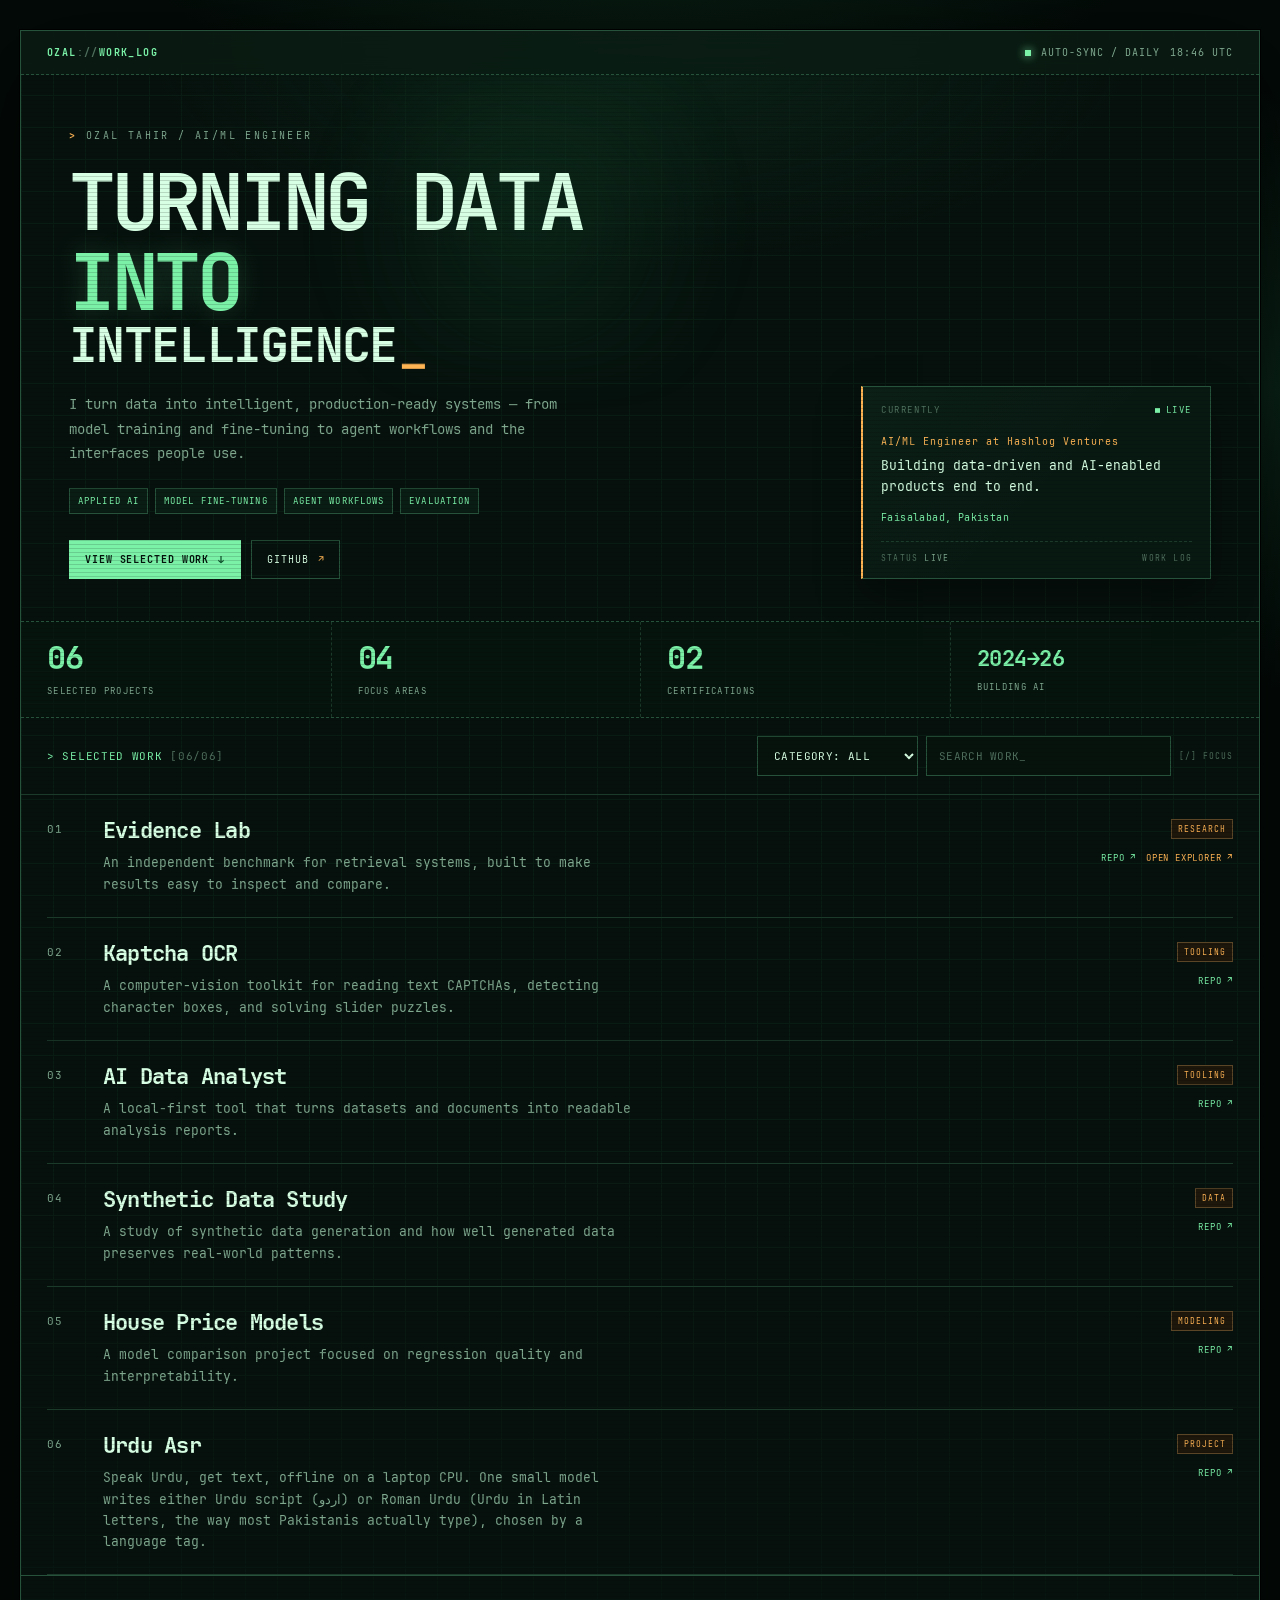
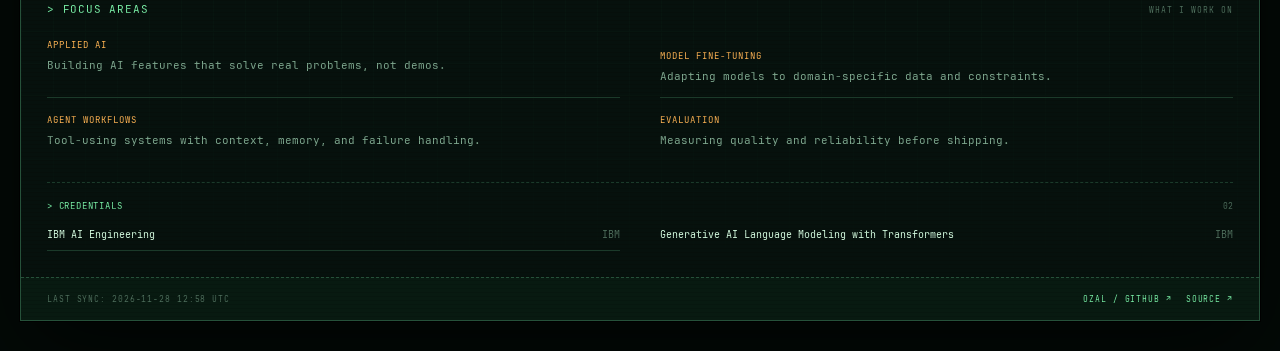
<file: docs/index.html>
<!doctype html>
<html lang="en">
<head>
<meta charset="utf-8">
<meta name="viewport" content="width=device-width,initial-scale=1">
<title>Ozal Tahir — AI/ML Engineer</title>
<meta name="description" content="Ozal Tahir — AI/ML engineer building data-driven and AI-enabled products end to end. Selected work, focus areas, and credentials.">
<meta name="theme-color" content="#07110d">
<meta property="og:title" content="Ozal Tahir — AI/ML Engineer">
<meta property="og:description" content="Turning data into intelligent, production-ready systems.">
<meta property="og:type" content="website">
<link rel="icon" href="data:image/svg+xml,%3Csvg xmlns='http://www.w3.org/2000/svg' viewBox='0 0 64 64'%3E%3Crect width='64' height='64' fill='%2307110d'/%3E%3Cpath d='M14 20l10 12-10 12' stroke='%237bf1a8' stroke-width='5' fill='none'/%3E%3Cpath d='M32 46h18' stroke='%23ffb454' stroke-width='5'/%3E%3C/svg%3E">
<style>
@font-face{font-family:"JetBrains Mono";src:url("fonts/JetBrainsMono-Regular.ttf") format("truetype");font-weight:400;font-display:swap}
@font-face{font-family:"JetBrains Mono";src:url("fonts/JetBrainsMono-Bold.ttf") format("truetype");font-weight:700;font-display:swap}
:root{
  --bg:#06110d;--panel:#081710;--panel-2:#0a1d14;--ink:#d7ffe3;--mint:#7bf1a8;--green:#3ddc84;
  --amber:#ffb454;--muted:#7fa88f;--faint:#4f6f5d;--line:#1b3a2a;--line-2:#26513a;
  --mono:"JetBrains Mono",ui-monospace,SFMono-Regular,Menlo,Consolas,monospace;
  --measure:1240px;
}
*,*::before,*::after{box-sizing:border-box}
[hidden]{display:none!important}
html{scroll-behavior:smooth}
body{margin:0;background:#030a07;color:var(--ink);font-family:var(--mono);font-size:14px;-webkit-font-smoothing:antialiased}
a{color:inherit;text-decoration:none}
button,input,select{font:inherit;color:inherit}
button{background:none;border:0;padding:0;cursor:pointer}
a:hover{text-decoration:underline;text-underline-offset:4px}
:focus-visible{outline:2px solid var(--mint);outline-offset:3px}
::selection{background:var(--mint);color:var(--bg)}
.sr-only{position:absolute;width:1px;height:1px;padding:0;margin:-1px;overflow:hidden;clip:rect(0,0,0,0);white-space:nowrap;border:0}
.skip{position:absolute;left:16px;top:-60px;z-index:100;background:var(--mint);color:var(--bg);padding:10px 14px;font-weight:700}
.skip:focus{top:16px}

body{
  background:
    radial-gradient(900px 520px at 50% -10%,#0c2c1c 0%,transparent 65%),
    radial-gradient(700px 500px at 100% 20%,#0a2418 0%,transparent 60%),
    #030a07;
}
.monitor{
  max-width:var(--measure);margin:30px auto;position:relative;isolation:isolate;overflow:hidden;
  background:
    radial-gradient(800px 380px at 50% 0%,#0b2418 0%,transparent 62%),
    var(--bg);
  border:1px solid var(--line-2);
  box-shadow:0 0 0 1px #000,0 30px 90px #000a;
}
.monitor::before{
  content:"";position:absolute;inset:0;z-index:-1;opacity:.55;pointer-events:none;
  background-image:
    linear-gradient(#0d2519 1px,transparent 1px),
    linear-gradient(90deg,#0d2519 1px,transparent 1px);
  background-size:32px 32px;
  mask-image:linear-gradient(180deg,#000 0%,#000 60%,transparent 100%);
}
.monitor::after{
  content:"";position:absolute;inset:0;pointer-events:none;z-index:20;opacity:.16;
  background:repeating-linear-gradient(0deg,transparent 0 3px,#03100a 3px 4px);
  mix-blend-mode:multiply;
}

.topbar{
  display:flex;justify-content:space-between;align-items:center;gap:18px;padding:15px 26px;
  background:#0a1c13cc;border-bottom:1px dashed var(--line-2);font-size:10px;letter-spacing:1px;
  color:var(--mint);position:sticky;top:0;z-index:30;backdrop-filter:blur(10px)
}
.brand{font-weight:700;letter-spacing:1.4px;white-space:nowrap}
.brand .dim{color:var(--faint)}
.top-status{display:flex;align-items:center;gap:10px;color:var(--muted);white-space:nowrap}
.dot{width:6px;height:6px;background:var(--mint);display:inline-block;box-shadow:0 0 10px var(--mint);animation:pulse 2.4s ease-in-out infinite}
@keyframes pulse{0%,100%{opacity:1}50%{opacity:.25}}
.cursor{display:inline-block;margin-left:2px;color:var(--amber);animation:blink 1.2s step-end infinite}
@keyframes blink{0%,55%,100%{opacity:1}56%,99%{opacity:0}}

.hero{
  display:grid;grid-template-columns:minmax(0,1fr) 350px;gap:42px;align-items:end;
  padding:54px 48px 42px;position:relative
}
.hero::before{content:"";position:absolute;left:20%;top:0;width:520px;height:300px;background:radial-gradient(circle,#1b6b3d33,transparent 70%);filter:blur(20px);pointer-events:none;z-index:-1}
.kicker{font-size:10px;letter-spacing:2.4px;color:var(--muted);margin:0 0 20px;text-transform:uppercase}
.kicker b{color:var(--amber);font-weight:700}
h1{margin:0;font-size:clamp(34px,6.4vw,78px);line-height:1.02;letter-spacing:-.055em;font-weight:700;text-transform:uppercase}
h1 .line{display:block}
h1 .accent{color:var(--mint);text-shadow:0 0 26px #7bf1a838}
h1 .small{font-size:.62em;letter-spacing:-.035em;color:var(--ink)}
.lede{max-width:62ch;margin:22px 0 0;font-size:14px;line-height:1.75;color:var(--muted)}
.lede strong{color:var(--ink);font-weight:400}
.focus{display:flex;flex-wrap:wrap;gap:7px;margin:22px 0 0;padding:0;list-style:none}
.focus li{font-size:9px;letter-spacing:1.1px;color:var(--mint);border:1px solid var(--line-2);background:#0a1d14;padding:6px 8px;text-transform:uppercase}
.cta{display:flex;flex-wrap:wrap;gap:10px;margin:26px 0 0}
.btn{display:inline-flex;align-items:center;gap:9px;border:1px solid var(--line-2);padding:12px 15px;font-size:10px;letter-spacing:.9px;text-transform:uppercase;color:var(--ink);transition:background .18s,border-color .18s,transform .18s}
.btn:hover{text-decoration:none;border-color:var(--mint);background:#0c2418;transform:translateY(-1px)}
.btn.primary{background:var(--mint);border-color:var(--mint);color:#04130b;font-weight:700}
.btn.primary:hover{background:#a1ffc2;border-color:#a1ffc2}
.btn .arrow{color:var(--amber)}
.btn.primary .arrow{color:#0a4a26}

.signal{
  border:1px solid var(--line-2);border-left:2px solid var(--amber);background:#091a12f2;
  padding:17px 18px 15px;position:relative;box-shadow:0 18px 40px #0006
}
.signal::before{content:"";position:absolute;inset:0;background:linear-gradient(135deg,#7bf1a808,transparent 55%);pointer-events:none}
.signal-head{display:flex;justify-content:space-between;align-items:center;gap:10px;font-size:8.5px;letter-spacing:1.6px;color:var(--faint);text-transform:uppercase}
.live{display:flex;align-items:center;gap:6px;color:var(--mint)}
.live i{width:5px;height:5px;background:var(--mint);display:block;animation:pulse 2.4s ease-in-out infinite}
.signal-date{font-size:10px;color:var(--amber);letter-spacing:1px;margin:18px 0 7px;line-height:1.5}
.signal-msg{font-size:13px;line-height:1.6;color:var(--ink);margin:0}
.signal-repo{display:inline-block;margin:13px 0 0;font-size:9.5px;color:var(--mint);letter-spacing:.4px}
.signal-foot{display:flex;justify-content:space-between;gap:10px;margin:16px 0 0;padding-top:11px;border-top:1px dashed var(--line);font-size:8px;letter-spacing:1.2px;color:var(--faint);text-transform:uppercase}
.signal-foot b{color:var(--muted);font-weight:400}

.metrics{display:grid;grid-template-columns:repeat(4,1fr);border-block:1px dashed var(--line-2);background:#07170f99}
.metric{padding:20px 26px;min-width:0}
.metric+.metric{border-left:1px dashed var(--line)}
.metric strong{display:block;font-size:32px;line-height:1;font-weight:700;letter-spacing:-.04em;color:var(--mint);white-space:nowrap}
.metric strong.wide{font-size:22px;padding-top:6px;letter-spacing:-.02em}
.metric span{display:block;margin:11px 0 0;font-size:8.5px;letter-spacing:1.3px;color:var(--muted);text-transform:uppercase}

.controls{display:flex;justify-content:space-between;align-items:center;gap:20px;padding:18px 26px;border-bottom:1px solid var(--line)}
.section-tag{font-size:11px;letter-spacing:.7px;color:var(--mint);white-space:nowrap}
.section-tag span{color:var(--faint)}
.controls-right{display:flex;gap:8px;align-items:center;min-width:0}
select,input[type=search]{
  height:40px;background:#06130d;border:1px solid var(--line-2);color:var(--ink);
  font-size:11px;padding:0 12px;border-radius:0;min-width:0
}
select{padding-right:30px;text-transform:uppercase;letter-spacing:.4px;cursor:pointer}
input[type=search]{width:245px;letter-spacing:.3px}
input[type=search]::placeholder{color:var(--faint)}
input[type=search]::-webkit-search-cancel-button{filter:grayscale(1) invert(.6)}
.controls .hint{font-size:8px;color:var(--faint);letter-spacing:1px;white-space:nowrap}

.directory{padding:0 26px}
.project{
  display:grid;grid-template-columns:36px minmax(0,1fr) 166px;gap:20px;align-items:start;
  padding:22px 0;border-bottom:1px solid var(--line);position:relative;transition:background .18s
}
.project::before{content:"";position:absolute;left:-26px;top:0;bottom:0;width:2px;background:var(--mint);opacity:0;transition:opacity .18s}
.project:hover{background:#0b2016a8}
.project:hover::before{opacity:.8}
.p-index{font-size:11px;color:var(--faint);padding-top:5px;letter-spacing:.5px}
.p-index b{color:var(--muted);font-weight:400}
.p-main{min-width:0}
.p-top{display:flex;align-items:center;flex-wrap:wrap;gap:9px}
.p-name{font-size:22px;line-height:1.25;font-weight:700;letter-spacing:-.035em;color:var(--ink)}
.p-name:hover{color:var(--mint);text-decoration:none}
.p-desc{font-size:12.5px;line-height:1.7;color:var(--muted);margin:8px 0 0;max-width:66ch}
.p-side{display:flex;flex-direction:column;align-items:flex-end;gap:8px;text-align:right;padding-top:2px}
.p-metric{font-size:7.5px;letter-spacing:1px;color:var(--amber);border:1px solid #5a4526;background:#1d160b;padding:4px 6px;text-transform:uppercase}
.p-links{display:flex;flex-wrap:wrap;gap:10px;justify-content:flex-end;margin-top:5px}
.p-links a{font-size:8.5px;letter-spacing:.8px;color:var(--mint);text-transform:uppercase;white-space:nowrap}
.p-links a.demo{color:var(--amber)}

.empty{display:none;padding:62px 20px;text-align:center;border-bottom:1px solid var(--line)}
.empty.show{display:block}
.empty p{margin:0 0 16px;font-size:12px;color:var(--muted);letter-spacing:.4px}
.empty button{border:1px solid var(--line-2);padding:10px 13px;font-size:9px;letter-spacing:1px;color:var(--mint);text-transform:uppercase}
.empty button:hover{background:#0c2418}

.lower{display:block;border-top:1px solid var(--line-2)}
.panel{padding:26px;min-width:0}
.panel-head{display:flex;justify-content:space-between;align-items:baseline;gap:14px;flex-wrap:wrap;margin-bottom:18px}
.panel-head h2{margin:0;font-size:11px;letter-spacing:.8px;font-weight:400;color:var(--mint);text-transform:uppercase}
.panel-head span{font-size:8px;letter-spacing:1px;color:var(--faint);text-transform:uppercase}

.focus-grid{display:grid;grid-template-columns:1fr 1fr;column-gap:40px}
.focus-item{padding:11px 0;border-bottom:1px solid var(--line)}
.focus-item:first-child{padding-top:0}
.focus-item:nth-last-child(-n+2){border-bottom:0}
.focus-item:last-child{padding-bottom:0}
.focus-label{font-size:9px;letter-spacing:1px;color:var(--amber);text-transform:uppercase}
.focus-item p{margin:5px 0 0;font-size:10.5px;line-height:1.65;color:var(--muted)}
.credentials{margin-top:22px;padding-top:17px;border-top:1px dashed var(--line)}
.cred-head{display:flex;justify-content:space-between;align-items:baseline;gap:12px;margin-bottom:8px}
.cred-head span:first-child{font-size:9px;letter-spacing:.8px;color:var(--mint);text-transform:uppercase}
.cred-head span:last-child{font-size:8px;color:var(--faint)}
.credentials ul{list-style:none;margin:0;padding:0;display:grid;grid-template-columns:1fr 1fr;column-gap:40px}
.credentials li{display:flex;justify-content:space-between;gap:14px;padding:8px 0;border-bottom:1px solid var(--line);font-size:9.5px;line-height:1.5}
.credentials li:last-child{border-bottom:0;padding-bottom:0}
.credentials b{font-weight:400;color:var(--ink)}
.credentials li span{color:var(--faint);white-space:nowrap}

.footer{display:flex;justify-content:space-between;align-items:center;gap:16px;padding:16px 26px;border-top:1px dashed var(--line-2);background:#081a11;font-size:8px;letter-spacing:.9px;color:var(--faint);text-transform:uppercase}
.footer a{color:var(--mint)}
.footer-links{display:flex;gap:14px;flex-wrap:wrap}

@media(max-width:1000px){
  .hero{grid-template-columns:1fr;gap:28px;align-items:start}
  .signal{max-width:520px}
  .project{grid-template-columns:32px minmax(0,1fr);gap:16px}
  .p-side{grid-column:2 / -1;flex-direction:row;flex-wrap:wrap;align-items:center;justify-content:flex-start;text-align:left;gap:10px;padding:0}
  .p-links{justify-content:flex-start;margin:0}
}
@media(max-width:760px){
  .monitor{margin:0;border-inline:0;max-width:none}
  .topbar{padding:13px 16px;font-size:8.5px}
  .top-status .sync-label{display:none}
  .hero{padding:38px 18px 30px;gap:24px}
  .kicker{font-size:8.5px;letter-spacing:1.6px}
  h1{font-size:clamp(34px,10.5vw,58px)}
  .lede{font-size:12.5px}
  .focus li{font-size:8px}
  .btn{padding:11px 12px;font-size:9px}
  .signal{padding:15px}
  .metrics{grid-template-columns:1fr 1fr}
  .metric{padding:17px 18px}
  .metric:nth-child(3){border-left:0;border-top:1px dashed var(--line)}
  .metric:nth-child(4){border-top:1px dashed var(--line)}
  .metric strong{font-size:27px}
  .metric strong.wide{font-size:17px;padding-top:5px}
  .metric span{font-size:7.5px;margin-top:9px}
  .controls{padding:15px 18px;flex-direction:column;align-items:stretch;gap:12px}
  .controls-right{flex-wrap:wrap}
  .controls-right select{flex:1}
  .controls-right input{flex:1;width:auto}
  .controls .hint{display:none}
  .directory{padding:0 18px}
  .project{grid-template-columns:1fr;gap:12px;padding:20px 0}
  .project::before{left:-18px}
  .p-index{display:none}
  .p-name{font-size:21px}
  .p-desc{font-size:12px}
  .p-side{grid-column:auto;padding:0;gap:8px;text-align:left}
  .p-links{justify-content:flex-start;margin-left:auto}
  .panel{padding:22px 18px}
  .focus-grid{grid-template-columns:1fr}
  .focus-item:nth-last-child(-n+2){border-bottom:1px solid var(--line)}
  .focus-item:last-child{border-bottom:0}
  .credentials ul{grid-template-columns:1fr}
  .footer{padding:14px 18px;flex-direction:column;align-items:flex-start;gap:10px;font-size:7.5px}
  .footer-links{gap:12px}
}
@media(prefers-reduced-motion:reduce){
  *,*::before,*::after{animation:none!important;transition:none!important;scroll-behavior:auto!important}
}
</style>
</head>
<body>
<a class="skip" href="#work">Skip to selected work</a>
<main class="monitor" id="top">
  <div class="topbar">
    <span class="brand">OZAL<span class="dim">://</span>WORK_LOG</span>
    <span class="top-status"><span class="dot"></span><span class="sync-label">AUTO-SYNC / DAILY</span><span id="clock">--:-- UTC</span></span>
  </div>

  <header class="hero">
    <div>
      <p class="kicker"><b>&gt;</b> <span id="hero-kicker">Ozal Tahir / AI-ML Engineer</span></p>
      <h1 aria-label="Turning data into intelligence">
        <span class="line">Turning data</span>
        <span class="line accent">Into</span>
        <span class="line small">Intelligence<span class="cursor" aria-hidden="true">_</span></span>
      </h1>
      <p class="lede" id="hero-lede"></p>
      <ul class="focus" id="hero-focus" aria-label="Focus areas"></ul>
      <div class="cta">
        <a class="btn primary" href="#work">View selected work <span class="arrow">↓</span></a>
        <a class="btn" id="hero-github" href="https://github.com/ozalt">GitHub <span class="arrow">↗</span></a>
        <a class="btn" id="hero-linkedin" href="#" hidden>LinkedIn <span class="arrow">↗</span></a>
      </div>
    </div>
    <aside class="signal" aria-label="Current role">
      <div class="signal-head"><span>Currently</span><span class="live"><i></i> live</span></div>
      <div class="signal-date" id="current-role">—</div>
      <p class="signal-msg" id="current-description">—</p>
      <span class="signal-repo" id="current-location">—</span>
      <div class="signal-foot"><span>Status <b id="current-status">LIVE</b></span><span>Work log</span></div>
    </aside>
  </header>

  <section class="metrics" aria-label="Profile metrics">
    <div class="metric"><strong id="m-projects">05</strong><span>Selected projects</span></div>
    <div class="metric"><strong id="m-focus">04</strong><span>Focus areas</span></div>
    <div class="metric"><strong id="m-credentials">02</strong><span>Certifications</span></div>
    <div class="metric"><strong class="wide" id="m-window">2024→26</strong><span>Building AI</span></div>
  </section>

  <section class="controls" aria-label="Selected work filters">
    <div class="section-tag">&gt; SELECTED WORK <span id="result-count">[05/05]</span></div>
    <div class="controls-right">
      <label class="sr-only" for="category-filter">Filter by category</label>
      <select id="category-filter"><option value="">Category: all</option></select>
      <label class="sr-only" for="search">Search selected work</label>
      <input id="search" type="search" placeholder="SEARCH WORK_" autocomplete="off" spellcheck="false">
      <span class="hint">[/] FOCUS</span>
    </div>
  </section>

  <section class="directory" id="work" aria-label="Selected work">
    <div id="projects"></div>
    <div class="empty" id="empty">
      <p>NO WORK MATCHES THAT SIGNAL_</p>
      <button type="button" id="clear-filters">Clear filters</button>
    </div>
    <noscript><p class="lede">Enable JavaScript to browse selected work. The projects are also listed at <a href="https://github.com/ozalt">github.com/ozalt</a>.</p></noscript>
  </section>

  <section class="lower" aria-label="Focus areas and credentials">
    <div class="panel">
      <div class="panel-head"><h2>&gt; Focus areas</h2><span>What I work on</span></div>
      <div id="focus" class="focus-grid"></div>
      <div class="credentials">
        <div class="cred-head"><span>&gt; Credentials</span><span id="credential-count">02</span></div>
        <ul id="credentials"></ul>
      </div>
    </div>
  </section>

  <footer class="footer">
    <span>Last sync: <span id="sync-time">—</span></span>
    <span class="footer-links"><a id="footer-github" href="https://github.com/ozalt">Ozal / GitHub ↗</a><a id="footer-linkedin" href="#" hidden>LinkedIn ↗</a><a href="https://github.com/ozalt/ozalt">Source ↗</a></span>
  </footer>
</main>

<script>
const DATA = {"user":{"name":"Ozal Tahir","headline":"AI/ML Engineer","tagline":"I turn data into intelligent, production-ready systems — from model training and fine-tuning to agent workflows and the interfaces people use.","location":"Faisalabad, Pakistan","current":{"role":"AI/ML Engineer at Hashlog Ventures","description":"Building data-driven and AI-enabled products end to end.","status":"LIVE"},"focus":[{"label":"APPLIED AI","description":"Building AI features that solve real problems, not demos."},{"label":"MODEL FINE-TUNING","description":"Adapting models to domain-specific data and constraints."},{"label":"AGENT WORKFLOWS","description":"Tool-using systems with context, memory, and failure handling."},{"label":"EVALUATION","description":"Measuring quality and reliability before shipping."}],"credentials":[{"name":"IBM AI Engineering","issuer":"IBM"},{"name":"Generative AI Language Modeling with Transformers","issuer":"IBM"}],"links":{"github":"https://github.com/ozalt","lab":"lab/","linkedin":""}},"metrics":{"projects":6,"focus":4,"credentials":2,"window":"2024→26"},"projects":[{"repo":"ozalt/evidence-lab","name":"Evidence Lab","description":"An independent benchmark for retrieval systems, built to make results easy to inspect and compare.","category":"RESEARCH","url":"https://github.com/ozalt/evidence-lab","demo":"lab/","demo_label":"Open explorer","order":1,"index":1},{"repo":"ozalt/kaptchaocr","name":"Kaptcha OCR","description":"A computer-vision toolkit for reading text CAPTCHAs, detecting character boxes, and solving slider puzzles.","category":"TOOLING","url":"https://github.com/ozalt/kaptchaocr","demo":"","demo_label":"Live demo","order":2,"index":2},{"repo":"ozalt/AI-Data-Analyst-Reporter","name":"AI Data Analyst","description":"A local-first tool that turns datasets and documents into readable analysis reports.","category":"TOOLING","url":"https://github.com/ozalt/AI-Data-Analyst-Reporter","demo":"","demo_label":"Live demo","order":3,"index":3},{"repo":"ozalt/data-generation-using-ctgan","name":"Synthetic Data Study","description":"A study of synthetic data generation and how well generated data preserves real-world patterns.","category":"DATA","url":"https://github.com/ozalt/data-generation-using-ctgan","demo":"","demo_label":"Live demo","order":4,"index":4},{"repo":"ozalt/Machine-Learning-Models-Comparison-For-House-Prices","name":"House Price Models","description":"A model comparison project focused on regression quality and interpretability.","category":"MODELING","url":"https://github.com/ozalt/Machine-Learning-Models-Comparison-For-House-Prices","demo":"","demo_label":"Live demo","order":5,"index":5},{"repo":"ozalt/urdu-asr","name":"Urdu Asr","description":"Speak Urdu, get text, offline on a laptop CPU. One small model writes either Urdu script (اردو) or Roman Urdu (Urdu in Latin letters, the way most Pakistanis actually type), chosen by a language tag.","category":"PROJECT","url":"https://github.com/ozalt/urdu-asr","demo":"","demo_label":"Live demo","order":999,"index":6}],"meta":{"generated_at":"2026-11-28T12:58:54+00:00","signature":"138d7609ed55d932d2d57b44531f1562d16d5b3ea461cd5c644699615f3d0666"}};

const $ = (id) => document.getElementById(id);
const pad = (n) => String(n).padStart(2, "0");
const esc = (value) => String(value ?? "").replace(/[&<>"']/g, (c) => ({"&":"&amp;","<":"&lt;",">":"&gt;",'"':"&quot;","'":"&#39;"}[c]));
const fmtDateTime = (iso) => {
  if (!iso) return "—";
  const d = new Date(iso);
  const date = new Intl.DateTimeFormat("en-CA", {timeZone:"UTC", year:"numeric", month:"2-digit", day:"2-digit"}).format(d);
  const time = new Intl.DateTimeFormat("en-GB", {timeZone:"UTC", hour:"2-digit", minute:"2-digit", hour12:false}).format(d);
  return `${date} ${time} UTC`;
};

function renderHero() {
  const u = DATA.user;
  $("hero-kicker").textContent = `${u.name} / ${u.headline}`;
  $("hero-lede").textContent = u.tagline;
  $("hero-focus").innerHTML = (u.focus || []).map((f) => `<li>${esc(f.label)}</li>`).join("");
  $("hero-github").href = u.links.github;
  if (u.links.linkedin) {
    $("hero-linkedin").href = u.links.linkedin;
    $("hero-linkedin").hidden = false;
  }
  $("current-role").textContent = u.current?.role || u.headline;
  $("current-description").textContent = u.current?.description || "";
  $("current-location").textContent = u.location || "";
  $("current-status").textContent = u.current?.status || "LIVE";
  $("footer-github").href = u.links.github;
  if (u.links.linkedin) {
    $("footer-linkedin").href = u.links.linkedin;
    $("footer-linkedin").hidden = false;
  }
}

function renderMetrics() {
  const m = DATA.metrics;
  $("m-projects").textContent = pad(m.projects);
  $("m-focus").textContent = pad(m.focus);
  $("m-credentials").textContent = pad(m.credentials);
  $("m-window").textContent = m.window;
}

function projectCard(p) {
  const demo = p.demo ? `<a class="demo" href="${esc(p.demo)}">${esc(p.demo_label || "Live demo")} ↗</a>` : "";
  return `<article class="project" data-category="${esc(p.category)}">
    <div class="p-index"><b>${pad(p.index)}</b></div>
    <div class="p-main">
      <div class="p-top">
        <a class="p-name" href="${esc(p.url)}" target="_blank" rel="noopener">${esc(p.name)}</a>
      </div>
      <p class="p-desc">${esc(p.description)}</p>
    </div>
    <div class="p-side">
      <span class="p-metric">${esc(p.category)}</span>
      <div class="p-links"><a href="${esc(p.url)}" target="_blank" rel="noopener">Repo ↗</a>${demo}</div>
    </div>
  </article>`;
}

function currentFilters() {
  return {category: $("category-filter").value, q: $("search").value.trim().toLowerCase()};
}

function filteredProjects() {
  const {category, q} = currentFilters();
  return DATA.projects.filter((p) => {
    if (category && p.category !== category) return false;
    if (!q) return true;
    return [p.name, p.repo, p.description, p.category].join(" ").toLowerCase().includes(q);
  });
}

function renderProjects() {
  const list = filteredProjects();
  $("projects").innerHTML = list.map(projectCard).join("");
  $("result-count").textContent = `[${pad(list.length)}/${pad(DATA.projects.length)}]`;
  $("empty").classList.toggle("show", list.length === 0);
  const params = new URLSearchParams();
  const {category, q} = currentFilters();
  if (category) params.set("category", category);
  if (q) params.set("q", $("search").value.trim());
  const next = location.pathname + (params.size ? "?" + params.toString() : "");
  try { history.replaceState(null, "", next); } catch (error) { /* file:// preview */ }
}

function initFilters() {
  const categories = [...new Set(DATA.projects.map((p) => p.category).filter(Boolean))].sort();
  $("category-filter").insertAdjacentHTML("beforeend", categories.map((c) => `<option value="${esc(c)}">${esc(c)}</option>`).join(""));
  const params = new URLSearchParams(location.search);
  const category = params.get("category") || "";
  const q = params.get("q") || "";
  if (categories.includes(category)) $("category-filter").value = category;
  $("search").value = q;
  $("category-filter").addEventListener("change", renderProjects);
  let timer;
  $("search").addEventListener("input", () => { clearTimeout(timer); timer = setTimeout(renderProjects, 70); });
  $("clear-filters").addEventListener("click", () => { $("category-filter").value = ""; $("search").value = ""; renderProjects(); $("search").focus(); });
  document.addEventListener("keydown", (e) => {
    if (e.key === "/" && !["INPUT", "TEXTAREA", "SELECT"].includes(document.activeElement.tagName)) {
      e.preventDefault(); $("search").focus();
    }
    if (e.key === "Escape" && document.activeElement === $("search")) {
      $("search").value = ""; renderProjects();
    }
  });
}

function renderFocus() {
  $("focus").innerHTML = (DATA.user.focus || []).map((item) => `<div class="focus-item">
    <span class="focus-label">${esc(item.label)}</span>
    <p>${esc(item.description)}</p>
  </div>`).join("");
  $("credential-count").textContent = pad((DATA.user.credentials || []).length);
  $("credentials").innerHTML = (DATA.user.credentials || []).map((item) => `<li><b>${esc(item.name)}</b><span>${esc(item.issuer)}</span></li>`).join("");
}

function initClock() {
  const tick = () => {
    $("clock").textContent = new Intl.DateTimeFormat("en-GB", {timeZone:"UTC", hour:"2-digit", minute:"2-digit", hour12:false}).format(new Date()) + " UTC";
  };
  tick(); setInterval(tick, 30000);
}

function init() {
  renderHero();
  renderMetrics();
  initFilters();
  renderProjects();
  renderFocus();
  initClock();
  $("sync-time").textContent = fmtDateTime(DATA.meta.generated_at);
}
init();
</script>
</body>
</html>
</file>
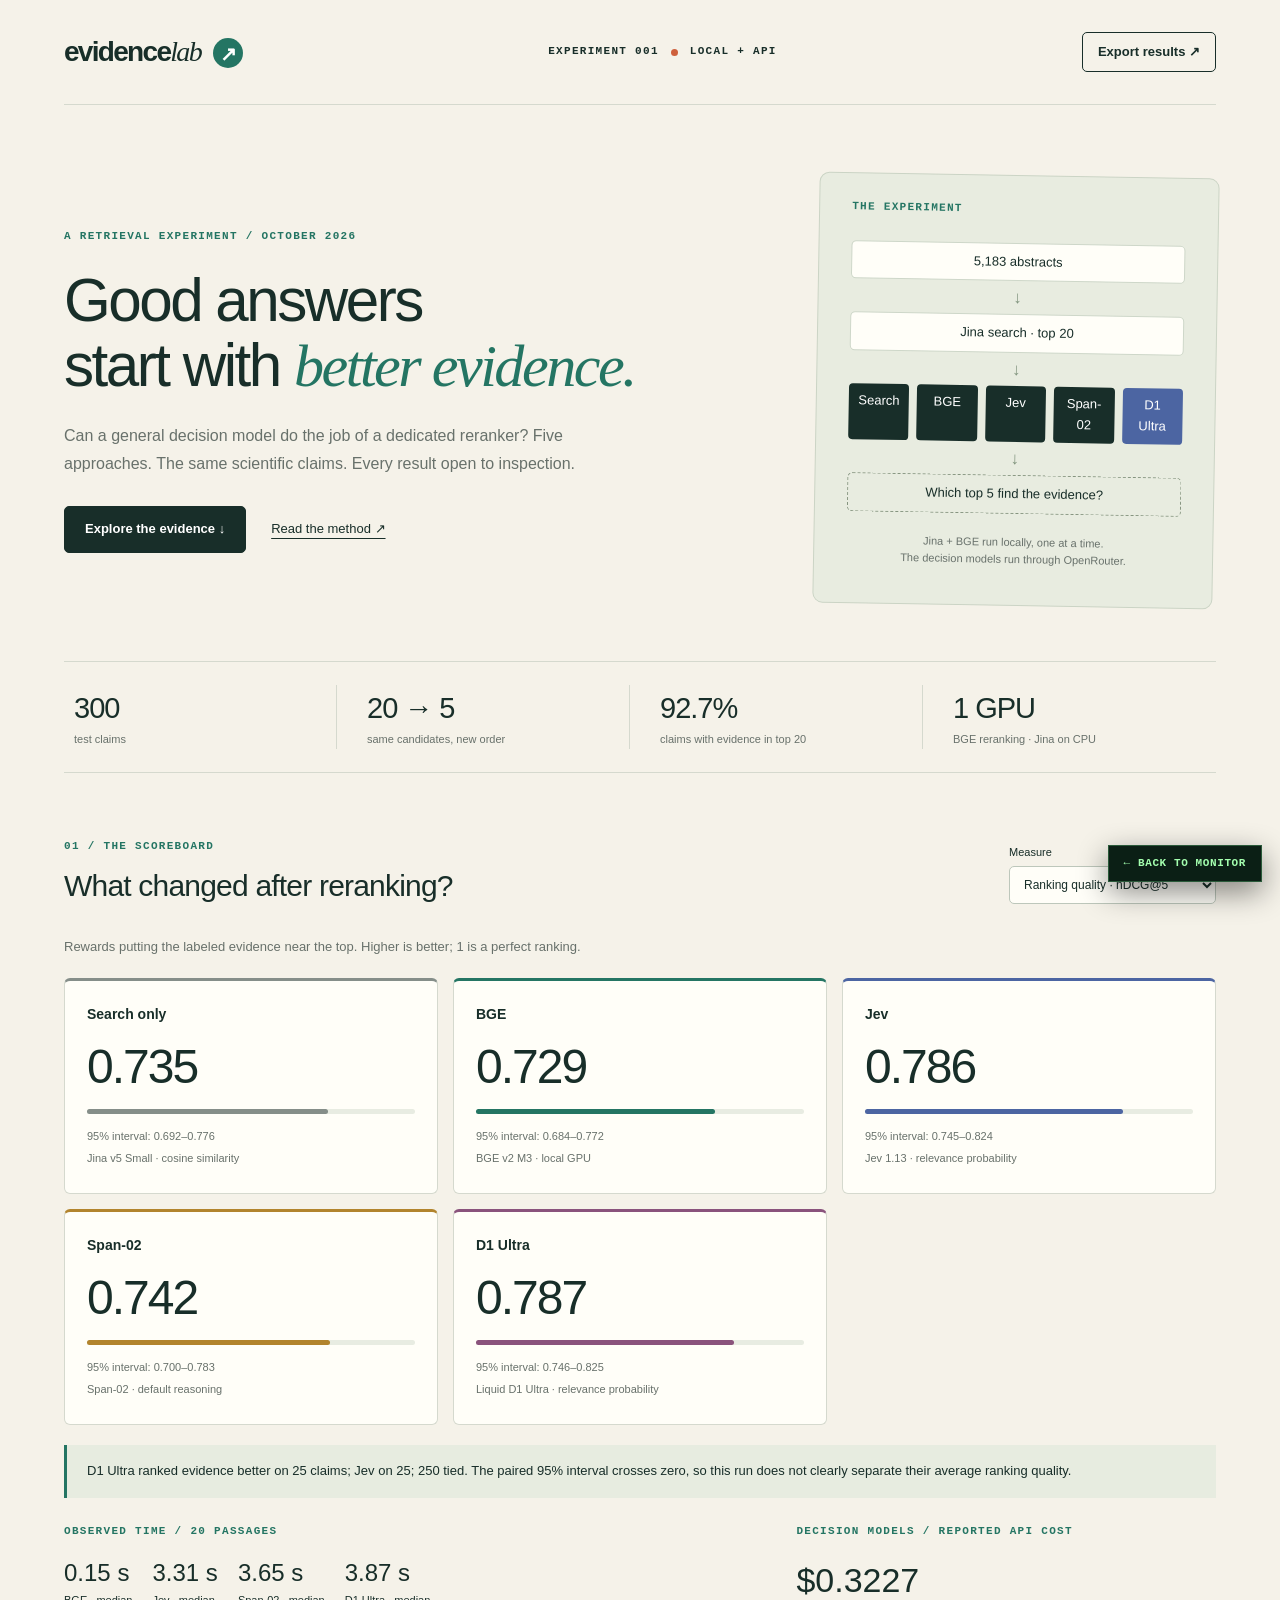
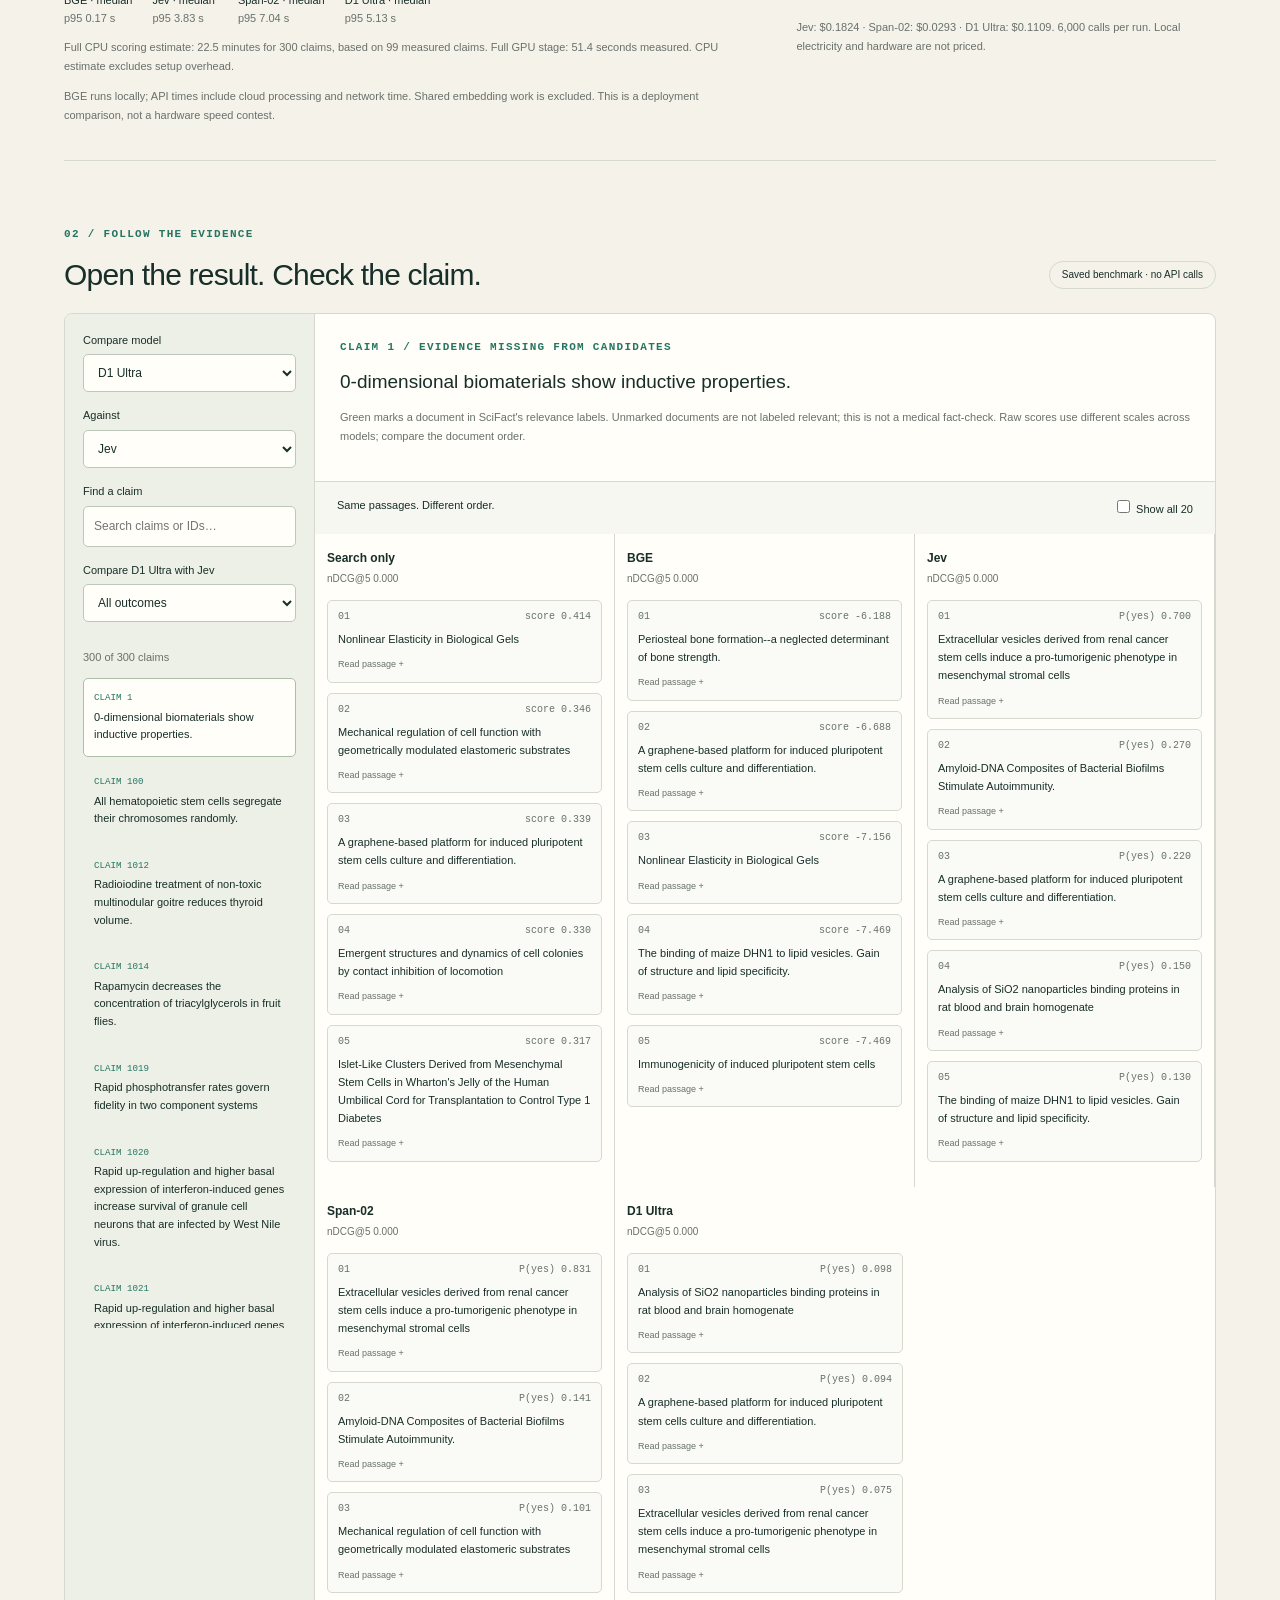
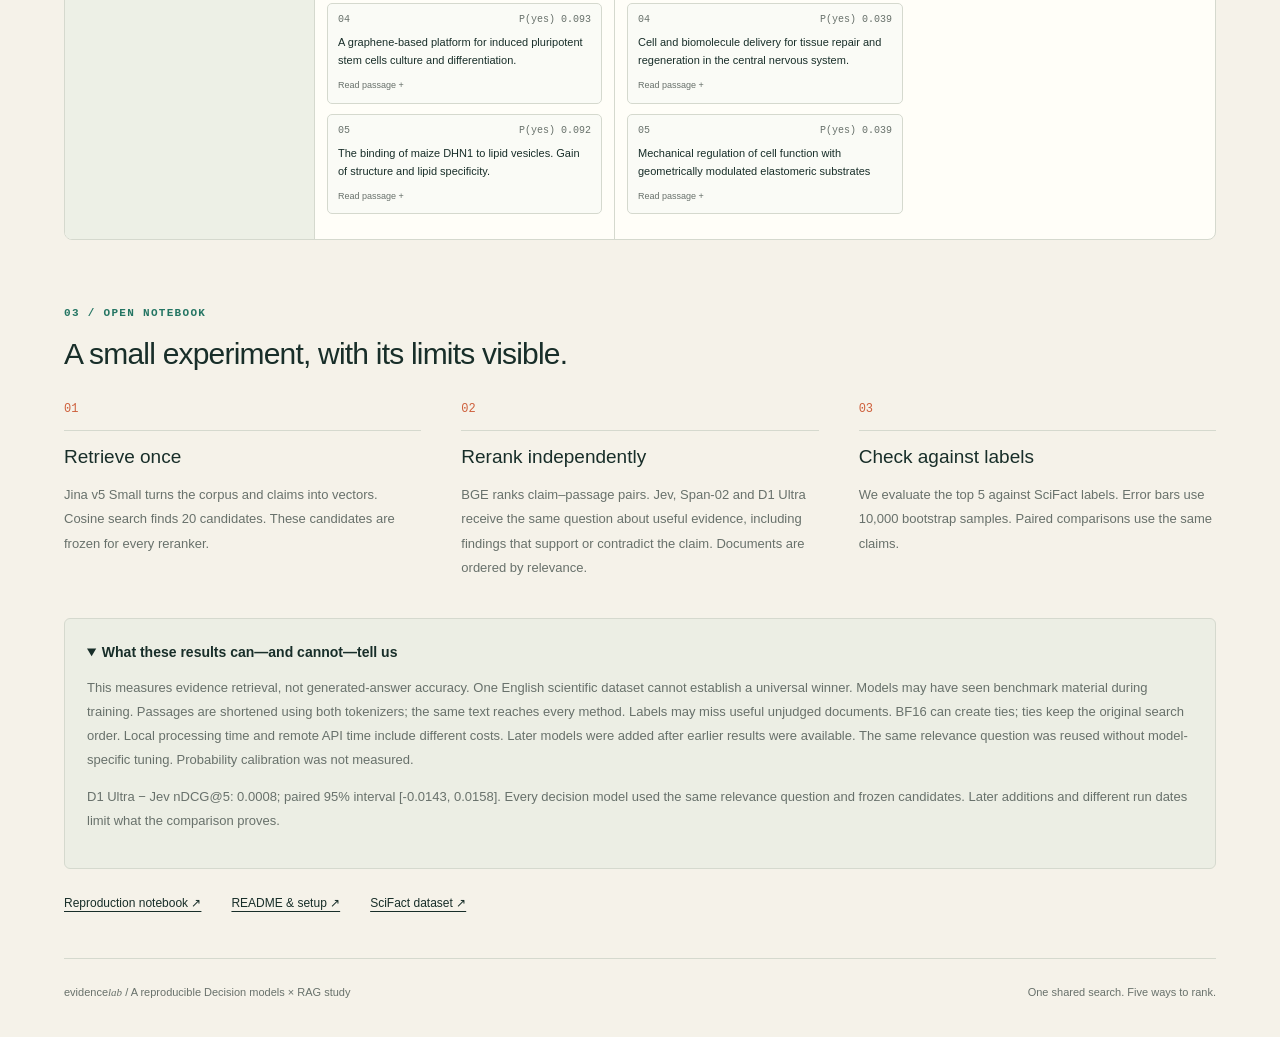
<file: docs/lab/index.html>
<!doctype html>
<html lang="en">
  <head>
    <meta charset="UTF-8" />
    <meta name="viewport" content="width=device-width,initial-scale=1" />
    <link rel="icon" href="data:image/svg+xml,%3Csvg xmlns='http://www.w3.org/2000/svg' viewBox='0 0 64 64'%3E%3Crect width='64' height='64' fill='%2307110d'/%3E%3Cpath d='M14 20l10 12-10 12' stroke='%237bf1a8' stroke-width='5' fill='none'/%3E%3Cpath d='M32 46h18' stroke='%23ffb454' stroke-width='5'/%3E%3C/svg%3E">
    <title>Evidence Lab — Decision models × RAG</title>
    <link rel="stylesheet" href="style.css" />
    <script src="data.js" defer></script>
    <script src="app.js" defer></script>
  </head>
  <body>
    <main>
      <header>
        <a class="brand" href="#">evidence<span>lab</span><i>↗</i></a>
        <div class="header-meta">
          EXPERIMENT 001 <span class="dot"></span> LOCAL + API
        </div>
        <a
          id="export"
          class="button small"
          href="https://raw.githubusercontent.com/ozalt/evidence-lab/main/results/summary.json"
          download="evidence-lab-summary.json"
          >Export results ↗</a
        >
      </header>
      <section class="hero">
        <div>
          <p class="eyebrow">A RETRIEVAL EXPERIMENT / OCTOBER 2026</p>
          <h1>Good answers<br />start with <em>better evidence.</em></h1>
          <p class="intro">
            Can a general decision model do the job of a dedicated reranker?
            Five approaches. The same scientific claims. Every result open to
            inspection.
          </p>
          <div class="hero-links">
            <a href="#explore" class="button dark">Explore the evidence ↓</a
            ><a href="#method" class="text-link">Read the method ↗</a>
          </div>
        </div>
        <aside class="experiment-card">
          <div class="card-label">THE EXPERIMENT</div>
          <div class="flow">
            <span>5,183 abstracts</span><b>↓</b><span>Jina search · top 20</span
            ><b>↓</b>
            <div class="branches"><span>Search</span><span>BGE</span><span>Jev</span><span>Span-02</span><span>D1 Ultra</span></div>
            <b>↓</b
            ><span class="flow-final">Which top 5 find the evidence?</span>
          </div>
          <p>
            Jina + BGE run locally, one at a time.<br />The decision models run through
            OpenRouter.
          </p>
        </aside>
      </section>
      <section class="strip" aria-label="Experiment overview">
        <div><strong>300</strong><span>test claims</span></div>
        <div>
          <strong>20 → 5</strong><span>same candidates, new order</span>
        </div>
        <div>
          <strong id="ceiling">—</strong
          ><span>claims with evidence in top 20</span>
        </div>
        <div>
          <strong id="gpu-count">1 GPU</strong
          ><span id="gpu-role">BGE reranking</span>
        </div>
      </section>
      <section id="overview">
        <div class="section-title">
          <div>
            <p class="eyebrow">01 / THE SCOREBOARD</p>
            <h2>What changed after reranking?</h2>
          </div>
          <label class="metric-control"
            >Measure
            <select id="metric">
              <option value="ndcg5">Ranking quality · nDCG@5</option>
              <option value="hit5">Evidence found · Hit@5</option>
              <option value="recall5">Evidence coverage · Recall@5</option>
              <option value="mrr5">First evidence rank · MRR@5</option>
            </select></label
          >
        </div>
        <p id="metric-explainer" class="muted"></p>
        <div id="scorecards" class="scorecards"></div>
        <div class="finding" id="finding"></div>
        <div class="runtime">
          <div>
            <p class="eyebrow">OBSERVED TIME / 20 PASSAGES</p>
            <div id="timings"></div>
            <p id="cpu-estimate" class="muted tiny"></p>
            <p class="muted tiny">
              BGE runs locally; API times include cloud processing and network time.
              Shared embedding work is excluded. This is a deployment
              comparison, not a hardware speed contest.
            </p>
          </div>
          <div>
            <p class="eyebrow">DECISION MODELS / REPORTED API COST</p>
            <strong class="cost" id="cost">—</strong>
            <p class="muted tiny" id="cost-note"></p>
          </div>
        </div>
      </section>
      <section id="explore">
        <div class="section-title">
          <div>
            <p class="eyebrow">02 / FOLLOW THE EVIDENCE</p>
            <h2>Open the result. Check the claim.</h2>
          </div>
          <span class="pill">Saved benchmark · no API calls</span>
        </div>
        <div class="explorer">
          <aside class="query-panel">
            <label for="compare-left">Compare model</label><select id="compare-left"></select><label for="compare-right">Against</label><select id="compare-right"></select><label for="query-search">Find a claim</label
            ><input
              id="query-search"
              type="search"
              placeholder="Search claims or IDs…"
            /><label for="outcome">Compare models</label
            ><select id="outcome">
              <option value="all">All outcomes</option>
              <option value="win">Selected model ranks evidence higher</option>
              <option value="loss">Comparison model ranks evidence higher</option>
              <option value="tie">Same ranking quality</option>
              <option value="miss">Evidence missing from top 20</option>
            </select>
            <p class="tiny muted" id="query-count"></p>
            <div id="query-list" class="query-list"></div>
          </aside>
          <div class="query-detail">
            <div class="claim-header">
              <p class="eyebrow" id="claim-id"></p>
              <h3 id="claim"></h3>
              <p class="muted tiny">
                Green marks a document in SciFact's relevance labels. Unmarked
                documents are not labeled relevant; this is not a medical
                fact-check. Raw scores use different scales across models;
                compare the document order.
              </p>
            </div>
            <div class="ranking-toolbar">
              <span>Same passages. Different order.</span
              ><label
                ><input id="show-all" type="checkbox" /> Show all 20</label
              >
            </div>
            <div id="rankings" class="rankings"></div>
          </div>
        </div>
      </section>
      <section id="method">
        <p class="eyebrow">03 / OPEN NOTEBOOK</p>
        <h2>A small experiment, with its limits visible.</h2>
        <div class="method-grid">
          <article>
            <span>01</span>
            <h3>Retrieve once</h3>
            <p>
              Jina v5 Small turns the corpus and claims into vectors. Cosine
              search finds 20 candidates. These candidates are frozen for every
              reranker.
            </p>
          </article>
          <article>
            <span>02</span>
            <h3>Rerank independently</h3>
            <p>
              BGE ranks claim–passage pairs. Jev, Span-02 and D1 Ultra receive
              the same question about useful evidence, including findings that
              support or contradict the claim. Documents are ordered by relevance.

            </p>
          </article>
          <article>
            <span>03</span>
            <h3>Check against labels</h3>
            <p>
              We evaluate the top 5 against SciFact labels. Error bars use
              10,000 bootstrap samples. Paired comparisons use the same claims.
            </p>
          </article>
        </div>
        <details class="limits" open>
          <summary>What these results can—and cannot—tell us</summary>
          <p>
            This measures evidence retrieval, not generated-answer accuracy. One
            English scientific dataset cannot establish a universal winner.
            Models may have seen benchmark material during training. Passages
            are shortened using both tokenizers; the same text reaches every
            method. Labels may miss useful unjudged documents. BF16 can create
            ties; ties keep the original search order. Local processing time and
            remote API time include different costs. Later models were added after earlier results were available. The same relevance question was reused without model-specific tuning. Probability calibration was not
            measured.
          </p>
          <p id="paired"></p>
        </details>
        <div class="method-links">
          <a href="https://github.com/ozalt/evidence-lab/blob/main/notebooks/evidence_lab.ipynb">Reproduction notebook ↗</a
          ><a href="https://github.com/ozalt/evidence-lab#readme">README & setup ↗</a
          ><a
            href="https://huggingface.co/datasets/BeIR/scifact"
            target="_blank"
            rel="noreferrer"
            >SciFact dataset ↗</a
          >
        </div>
      </section>
      <footer>
        <span
          >evidence<span class="serif">lab</span> / A reproducible Decision models × RAG
          study</span
        ><span>One shared search. Five ways to rank.</span>
      </footer>
    </main>
    <noscript
      >This interactive page needs JavaScript. Read results/summary.json or the
      notebook instead.</noscript
    >
  <a href="../" class="back-monitor">← BACK TO MONITOR</a>
<style>.back-monitor{position:fixed;right:18px;bottom:18px;z-index:9999;font:600 11px/1 ui-monospace,SFMono-Regular,Menlo,monospace;letter-spacing:.6px;text-decoration:none;color:#a4ffaf;background:#0b1f15;border:1px solid #2a5a3a;padding:12px 15px;box-shadow:0 10px 30px #0007}.back-monitor:hover{background:#123322;color:#d7ffe3}</style>
</body>
</html>
</file>
<file: docs/lab/style.css>
:root {
  --paper: #f5f2e9;
  --ink: #182e29;
  --muted: #68716b;
  --green: #247563;
  --orange: #ce603c;
  --line: #d5d9ce;
  --white: #fffef8;
}
* {
  box-sizing: border-box;
}
html {
  scroll-behavior: smooth;
  scroll-padding-top: 25px;
}
body {
  margin: 0;
  background: var(--paper);
  color: var(--ink);
  font-family: "Trebuchet MS", Verdana, sans-serif;
  line-height: 1.6;
}
main {
  max-width: 1460px;
  margin: auto;
  padding: 0 5%;
}
button,
input,
select {
  font: inherit;
}
button,
a,
select,
input {
  outline-offset: 5px;
}
a {
  color: inherit;
}
header {
  height: 105px;
  display: flex;
  align-items: center;
  justify-content: space-between;
  border-bottom: 1px solid var(--line);
  gap: 16px;
}
.brand {
  text-decoration: none;
  font-size: 28px;
  font-weight: bold;
  letter-spacing: -1.7px;
}
.brand span,
.serif {
  font-family: Georgia, serif;
  font-style: italic;
  font-weight: normal;
}
.brand i {
  display: inline-grid;
  place-items: center;
  background: var(--green);
  color: white;
  border-radius: 50%;
  font-size: 20px;
  width: 30px;
  height: 30px;
  margin-left: 12px;
  font-style: normal;
}
.header-meta,
.eyebrow,
.card-label {
  font-family: "Courier New", monospace;
  font-size: 11px;
  font-weight: bold;
  letter-spacing: 1.3px;
}
.header-meta {
  display: flex;
  align-items: center;
  gap: 12px;
}
.dot {
  width: 7px;
  height: 7px;
  border-radius: 50%;
  background: var(--orange);
}
.button {
  display: inline-block;
  border: 1px solid var(--ink);
  border-radius: 5px;
  padding: 12px 20px;
  text-decoration: none;
  background: transparent;
  cursor: pointer;
  font-size: 13px;
  font-weight: bold;
}
.button:hover {
  background: #e5e9dd;
}
.button.small {
  padding: 9px 15px;
}
.button.dark {
  background: var(--ink);
  color: white;
}
.button.dark:hover {
  background: var(--green);
}
.hero {
  display: grid;
  grid-template-columns: 1.65fr 1fr;
  gap: 8%;
  padding: 70px 0 55px;
  align-items: center;
}
h1 {
  font-size: clamp(40px, 4.7vw, 66px);
  line-height: 1.07;
  letter-spacing: -2.5px;
  font-weight: 500;
  margin: 24px 0;
}
h1 em {
  font-family: Georgia, serif;
  color: var(--green);
}
.intro {
  max-width: 570px;
  color: var(--muted);
  font-size: 16px;
  line-height: 1.75;
}
.hero-links {
  display: flex;
  gap: 25px;
  align-items: center;
  margin-top: 28px;
}
.text-link {
  font-size: 13px;
  text-underline-offset: 5px;
}
.experiment-card {
  background: #e8ece0;
  border: 1px solid #cbd4c5;
  border-radius: 10px;
  padding: 25px 32px;
  transform: rotate(1deg);
}
.card-label {
  color: var(--green);
}
.flow {
  display: flex;
  flex-direction: column;
  align-items: center;
  gap: 8px;
  margin: 24px 0 20px;
  font-size: 13px;
}
.flow > span {
  background: var(--white);
  border: 1px solid #ced7c9;
  border-radius: 5px;
  padding: 8px 12px;
  width: 100%;
  text-align: center;
}
.flow b {
  color: #81947e;
  font-size: 17px;
  line-height: 1;
}
.branches {
  display: flex;
  gap: 8px;
  width: 100%;
}
.branches span {
  flex: 1;
  background: var(--ink);
  color: white;
  padding: 7px;
  text-align: center;
  border-radius: 4px;
}
.branches span:last-child {
  background: var(--orange);
}
.flow > span.flow-final {
  background: none;
  border: 1px dashed #85947f;
}
.experiment-card > p {
  font-size: 11px;
  color: var(--muted);
  text-align: center;
}
.strip {
  display: grid;
  grid-template-columns: repeat(4, 1fr);
  border-top: 1px solid var(--line);
  border-bottom: 1px solid var(--line);
  padding: 23px 0;
  gap: 20px;
}
.strip > div {
  display: flex;
  flex-direction: column;
  border-right: 1px solid var(--line);
  padding-left: 10px;
}
.strip > div:last-child {
  border: 0;
}
.strip strong {
  font-size: 29px;
  font-weight: 500;
  letter-spacing: -1px;
}
.strip span {
  font-size: 11px;
  color: var(--muted);
}
section#overview,
section#explore,
section#method {
  padding-top: 65px;
}
.section-title {
  display: flex;
  align-items: flex-end;
  justify-content: space-between;
  gap: 20px;
}
h2 {
  font-size: 30px;
  letter-spacing: -0.8px;
  line-height: 1.2;
  font-weight: 500;
  margin: 13px 0 20px;
}
.eyebrow {
  color: var(--green);
  margin: 0;
}
select,
input[type="search"] {
  border: 1px solid #bdc7bb;
  background: var(--white);
  color: var(--ink);
  border-radius: 5px;
  padding: 10px;
  font-size: 12px;
  max-width: 100%;
}
.metric-control {
  display: flex;
  flex-direction: column;
  gap: 5px;
  font-size: 11px;
  margin-bottom: 20px;
}
.muted {
  color: var(--muted);
  font-size: 13px;
}
.tiny {
  font-size: 11px;
  line-height: 1.7;
}
.scorecards {
  display: grid;
  grid-template-columns: repeat(3, 1fr);
  gap: 15px;
  margin-top: 20px;
}
.scorecard {
  background: var(--white);
  border: 1px solid var(--line);
  border-top: 3px solid var(--accent);
  border-radius: 6px;
  padding: 22px;
}
.scorecard .method-name {
  font-size: 14px;
  font-weight: bold;
}
.scorecard .number {
  font-size: 48px;
  font-weight: 500;
  letter-spacing: -2px;
  margin: 12px 0 6px;
  line-height: 1.2;
}
.scorecard .bar {
  height: 5px;
  border-radius: 4px;
  background: #e8ece2;
  margin: 14px 0;
}
.scorecard .bar > i {
  height: 100%;
  display: block;
  background: var(--accent);
  border-radius: 4px;
}
.scorecard p {
  margin: 4px 0;
  font-size: 11px;
  color: var(--muted);
}
.finding {
  padding: 16px 20px;
  background: #e7ece0;
  border-left: 3px solid var(--green);
  font-size: 13px;
  margin-top: 20px;
}
.runtime {
  display: grid;
  grid-template-columns: 1.65fr 1fr;
  gap: 40px;
  padding: 25px 0;
  border-bottom: 1px solid var(--line);
}
#timings {
  display: flex;
  gap: 35px;
  margin-top: 13px;
}
#timings strong {
  font-size: 24px;
  font-weight: 500;
}
#timings span {
  display: block;
  font-size: 11px;
}
.cost {
  font-size: 34px;
  display: block;
  margin-top: 12px;
  font-weight: 500;
}
.pill {
  border: 1px solid var(--line);
  border-radius: 30px;
  padding: 5px 12px;
  font-size: 10px;
  white-space: nowrap;
  margin-bottom: 24px;
}
.explorer {
  display: grid;
  grid-template-columns: 250px 1fr;
  border: 1px solid var(--line);
  border-radius: 8px;
  background: var(--white);
  overflow: hidden;
}
.query-panel {
  border-right: 1px solid var(--line);
  padding: 18px;
  background: #edf0e6;
}
.query-panel label {
  font-size: 11px;
  display: block;
  margin-bottom: 5px;
}
.query-panel input,
.query-panel select {
  width: 100%;
  margin-bottom: 15px;
}
.query-list {
  max-height: 650px;
  overflow: auto;
  display: flex;
  flex-direction: column;
  gap: 5px;
}
.query-item {
  border: 1px solid transparent;
  background: transparent;
  padding: 12px 10px;
  text-align: left;
  font-size: 11px;
  line-height: 1.6;
  color: var(--ink);
  border-radius: 5px;
  cursor: pointer;
}
.query-item:hover {
  background: #e0e7d9;
}
.query-item.active {
  background: var(--white);
  border-color: #adbda8;
}
.query-item small {
  display: block;
  color: var(--green);
  font-family: monospace;
  margin-bottom: 3px;
}
.query-detail {
  min-width: 0;
}
.claim-header {
  padding: 25px;
  border-bottom: 1px solid var(--line);
}
h3 {
  font-size: 19px;
  line-height: 1.45;
  font-weight: 500;
  margin: 12px 0;
}
.claim-header h3 {
  max-width: 720px;
}
.ranking-toolbar {
  display: flex;
  justify-content: space-between;
  gap: 10px;
  font-size: 11px;
  padding: 15px 22px;
  background: #f6f7f0;
}
.ranking-toolbar label {
  white-space: nowrap;
}
.rankings {
  display: grid;
  grid-template-columns: repeat(3, minmax(0, 1fr));
  gap: 0;
}
.ranking-col {
  padding: 15px 12px;
  border-right: 1px solid var(--line);
}
.ranking-col:last-child {
  border: 0;
}
.ranking-col h4 {
  font-size: 12px;
  margin: 0;
}
.ranking-col > .muted {
  font-size: 10px;
  margin: 3px 0 13px;
}
.passage {
  border: 1px solid var(--line);
  border-radius: 5px;
  padding: 10px;
  margin-bottom: 10px;
  background: #fafbf6;
  font-size: 11px;
}
.passage.relevant {
  border-color: #91b799;
  background: #e9f2e7;
}
.passage summary {
  cursor: pointer;
  list-style: none;
}
.passage summary::-webkit-details-marker {
  display: none;
}
.passage .rank {
  font:
    10px "Courier New",
    monospace;
  color: var(--muted);
  display: flex;
  justify-content: space-between;
  margin-bottom: 8px;
}
.passage .title {
  display: block;
  font-size: 11px;
  line-height: 1.65;
  overflow-wrap: anywhere;
}
.passage .badge {
  color: #28643b;
  font-weight: bold;
  font-size: 9px;
  display: block;
  margin-top: 8px;
}
.passage p {
  font-size: 11px;
  line-height: 1.75;
  overflow-wrap: anywhere;
}
.passage .hint {
  color: var(--muted);
  font-size: 9px;
  margin-top: 9px;
  display: block;
}
.method-grid {
  display: grid;
  grid-template-columns: repeat(3, 1fr);
  gap: 40px;
  margin-top: 30px;
}
.method-grid article > span {
  font:
    12px "Courier New",
    monospace;
  color: var(--orange);
  border-bottom: 1px solid var(--line);
  display: block;
  padding-bottom: 14px;
}
.method-grid p,
.limits p {
  font-size: 13px;
  color: var(--muted);
  line-height: 1.85;
}
.limits {
  margin-top: 25px;
  padding: 22px;
  background: #eceee4;
  border: 1px solid var(--line);
  border-radius: 6px;
}
.limits summary {
  cursor: pointer;
  font-size: 14px;
  font-weight: bold;
}
.method-links {
  display: flex;
  gap: 30px;
  font-size: 12px;
  margin: 25px 0;
}
.method-links a {
  text-underline-offset: 4px;
}
footer {
  margin-top: 45px;
  border-top: 1px solid var(--line);
  padding: 25px 0 35px;
  font-size: 11px;
  display: flex;
  justify-content: space-between;
  color: var(--muted);
}
@media (max-width: 1000px) {
  main {
    padding: 0 4%;
  }
  .hero {
    gap: 4%;
  }
  .explorer {
    grid-template-columns: 200px 1fr;
  }
  .ranking-col {
    padding: 10px 7px;
  }
  .header-meta {
    display: none;
  }
  .experiment-card {
    padding: 20px;
  }
  .section-title {
    align-items: flex-start;
    flex-direction: column;
    gap: 0;
  }
  .metric-control {
    width: 100%;
  }
}
@media (max-width: 700px) {
  header {
    height: 80px;
  }
  .hero {
    grid-template-columns: 1fr;
    padding: 38px 0;
    gap: 30px;
  }
  h1 {
    font-size: 43px;
  }
  .experiment-card {
    transform: none;
  }
  .strip {
    grid-template-columns: 1fr 1fr;
    gap: 20px;
  }
  .strip > div:nth-child(2) {
    border: 0;
  }
  .scorecards {
    grid-template-columns: 1fr;
  }
  .scorecard .number {
    font-size: 40px;
  }
  .runtime {
    grid-template-columns: 1fr;
    gap: 20px;
  }
  .explorer {
    display: block;
  }
  .query-panel {
    border-right: 0;
    border-bottom: 1px solid var(--line);
  }
  .query-list {
    max-height: 190px;
  }
  .rankings {
    grid-template-columns: 1fr;
  }
  .ranking-col {
    border-right: 0;
    border-bottom: 1px solid var(--line);
    padding: 20px;
  }
  .method-grid {
    grid-template-columns: 1fr;
    gap: 20px;
  }
  .method-links {
    flex-direction: column;
    gap: 12px;
  }
  footer {
    gap: 15px;
    flex-direction: column;
  }
  .ranking-toolbar {
    flex-wrap: wrap;
  }
  h2 {
    font-size: 27px;
  }
  .hero-links {
    gap: 18px;
  }
  .claim-header {
    padding: 20px;
  }
  .pill {
    margin-bottom: 15px;
  }
  section#overview,
  section#explore,
  section#method {
    padding-top: 42px;
  }
}
@media (prefers-reduced-motion: reduce) {
  html {
    scroll-behavior: auto;
  }
}

/* Four-method comparison; keep passage text readable on smaller screens. */
.scorecards {
  grid-template-columns: repeat(3, minmax(0, 1fr));
}
.rankings {
  grid-template-columns: repeat(3, minmax(0, 1fr));
}
#timings {
  flex-wrap: wrap;
  gap: 20px;
}
.branches span:last-child {
  background: #4c65a2;
}
@media (max-width: 1100px) {
  .rankings {
    grid-template-columns: repeat(2, minmax(0, 1fr));
  }
  .ranking-col {
    border-bottom: 1px solid var(--line);
  }
}
@media (max-width: 700px) {
  .scorecards,
  .rankings {
    grid-template-columns: 1fr;
  }
}
</file>
